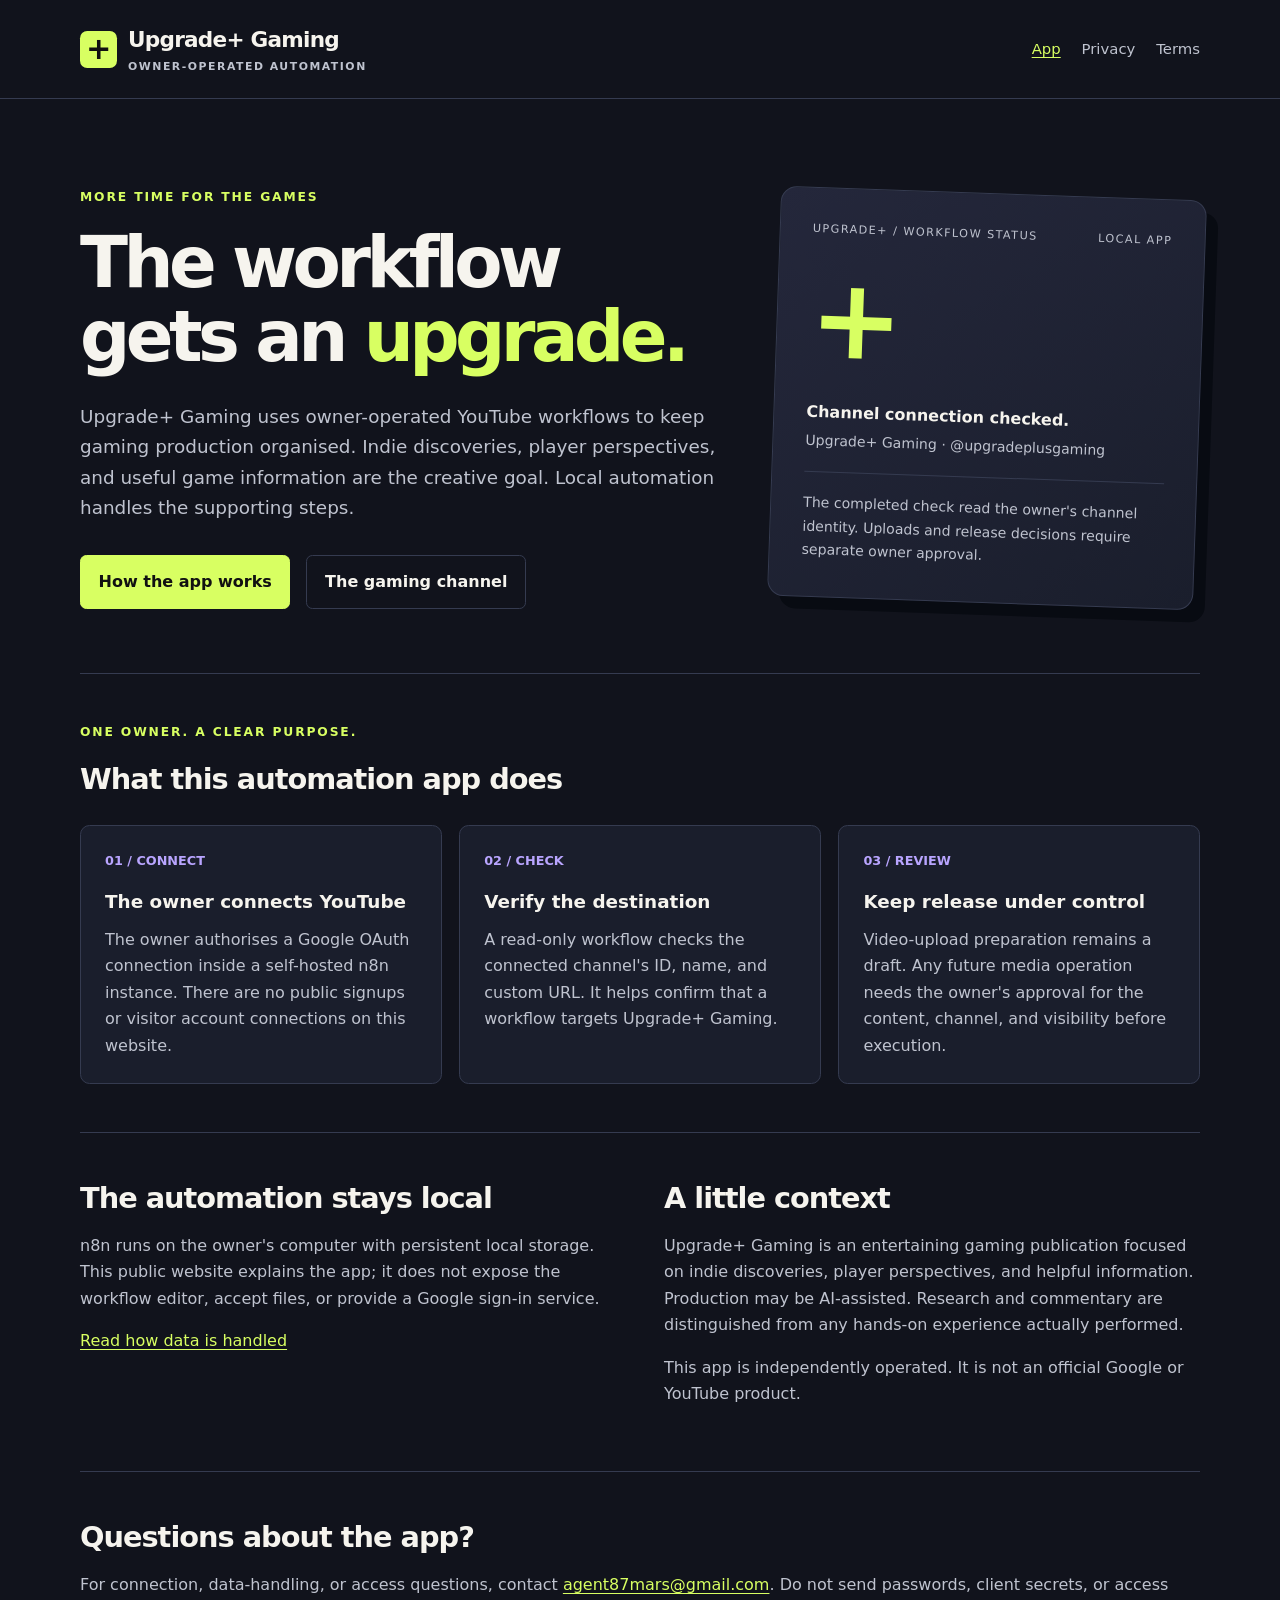
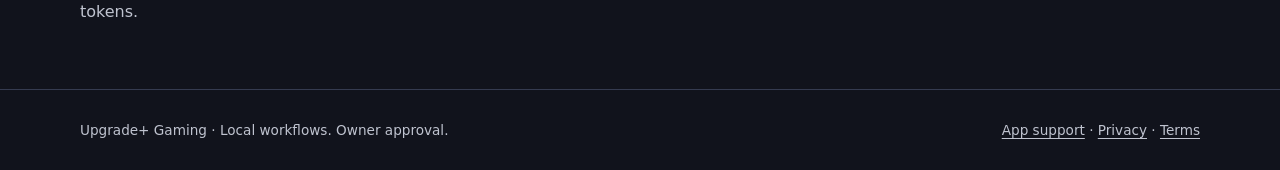
<file: upgradeplus-gaming/index.html>
<!doctype html>
<html lang="en"><head><meta charset="utf-8"><meta name="viewport" content="width=device-width, initial-scale=1"><meta name="description" content="Upgrade+ Gaming's owner-operated local YouTube automation app. How it works, privacy, terms, and support."><title>Automation | Upgrade+ Gaming</title><link rel="stylesheet" href="styles.css"></head><body><a class="skip" href="#main">Skip to content</a><header><div class="wrap top"><a class="brand" href="index.html"><span class="mark" aria-hidden="true">+</span><span>Upgrade+ Gaming<small>Owner-operated automation</small></span></a><nav aria-label="Main navigation"><a href="index.html" aria-current="page">App</a><a href="privacy.html">Privacy</a><a href="terms.html">Terms</a></nav></div></header>
<main id="main" class="wrap"><section class="hero"><div><p class="eyebrow">More time for the games</p><h1>The workflow gets an <span>upgrade.</span></h1><p class="lead">Upgrade+ Gaming uses owner-operated YouTube workflows to keep gaming production organised. Indie discoveries, player perspectives, and useful game information are the creative goal. Local automation handles the supporting steps.</p><div class="actions"><a class="button" href="#how-it-works">How the app works</a><a class="button alt" href="https://www.youtube.com/channel/UC6CKh5Xp2o7VL3o4lBUhwHw">The gaming channel</a></div></div><aside class="console" aria-label="Current app status"><div class="label"><span>Upgrade+ / Workflow status</span><span>Local app</span></div><div class="plus" aria-hidden="true">+</div><p>Channel connection checked.</p><p class="caption">Upgrade+ Gaming &middot; @upgradeplusgaming</p><hr style="border:0;border-top:1px solid #353b50;margin:1.2rem 0"><p class="caption">The completed check read the owner's channel identity. Uploads and release decisions require separate owner approval.</p></aside></section>
<section class="section" id="how-it-works"><p class="eyebrow">One owner. A clear purpose.</p><h2>What this automation app does</h2><div class="grid"><article class="card"><div class="num">01 / CONNECT</div><h3>The owner connects YouTube</h3><p>The owner authorises a Google OAuth connection inside a self-hosted n8n instance. There are no public signups or visitor account connections on this website.</p></article><article class="card"><div class="num">02 / CHECK</div><h3>Verify the destination</h3><p>A read-only workflow checks the connected channel's ID, name, and custom URL. It helps confirm that a workflow targets Upgrade+ Gaming.</p></article><article class="card"><div class="num">03 / REVIEW</div><h3>Keep release under control</h3><p>Video-upload preparation remains a draft. Any future media operation needs the owner's approval for the content, channel, and visibility before execution.</p></article></div></section>
<section class="section split"><div><h2>The automation stays local</h2><p class="muted">n8n runs on the owner's computer with persistent local storage. This public website explains the app; it does not expose the workflow editor, accept files, or provide a Google sign-in service.</p><p><a href="privacy.html">Read how data is handled</a></p></div><div><h2>A little context</h2><p class="muted">Upgrade+ Gaming is an entertaining gaming publication focused on indie discoveries, player perspectives, and helpful information. Production may be AI-assisted. Research and commentary are distinguished from any hands-on experience actually performed.</p><p class="muted">This app is independently operated. It is not an official Google or YouTube product.</p></div></section>
<section class="section"><h2>Questions about the app?</h2><p class="muted">For connection, data-handling, or access questions, contact <a href="mailto:agent87mars@gmail.com">agent87mars@gmail.com</a>. Do not send passwords, client secrets, or access tokens.</p></section></main><footer><div class="wrap foot"><p>Upgrade+ Gaming &middot; Local workflows. Owner approval.</p><p><a href="mailto:agent87mars@gmail.com">App support</a> &middot; <a href="privacy.html">Privacy</a> &middot; <a href="terms.html">Terms</a></p></div></footer></body></html>
</file>
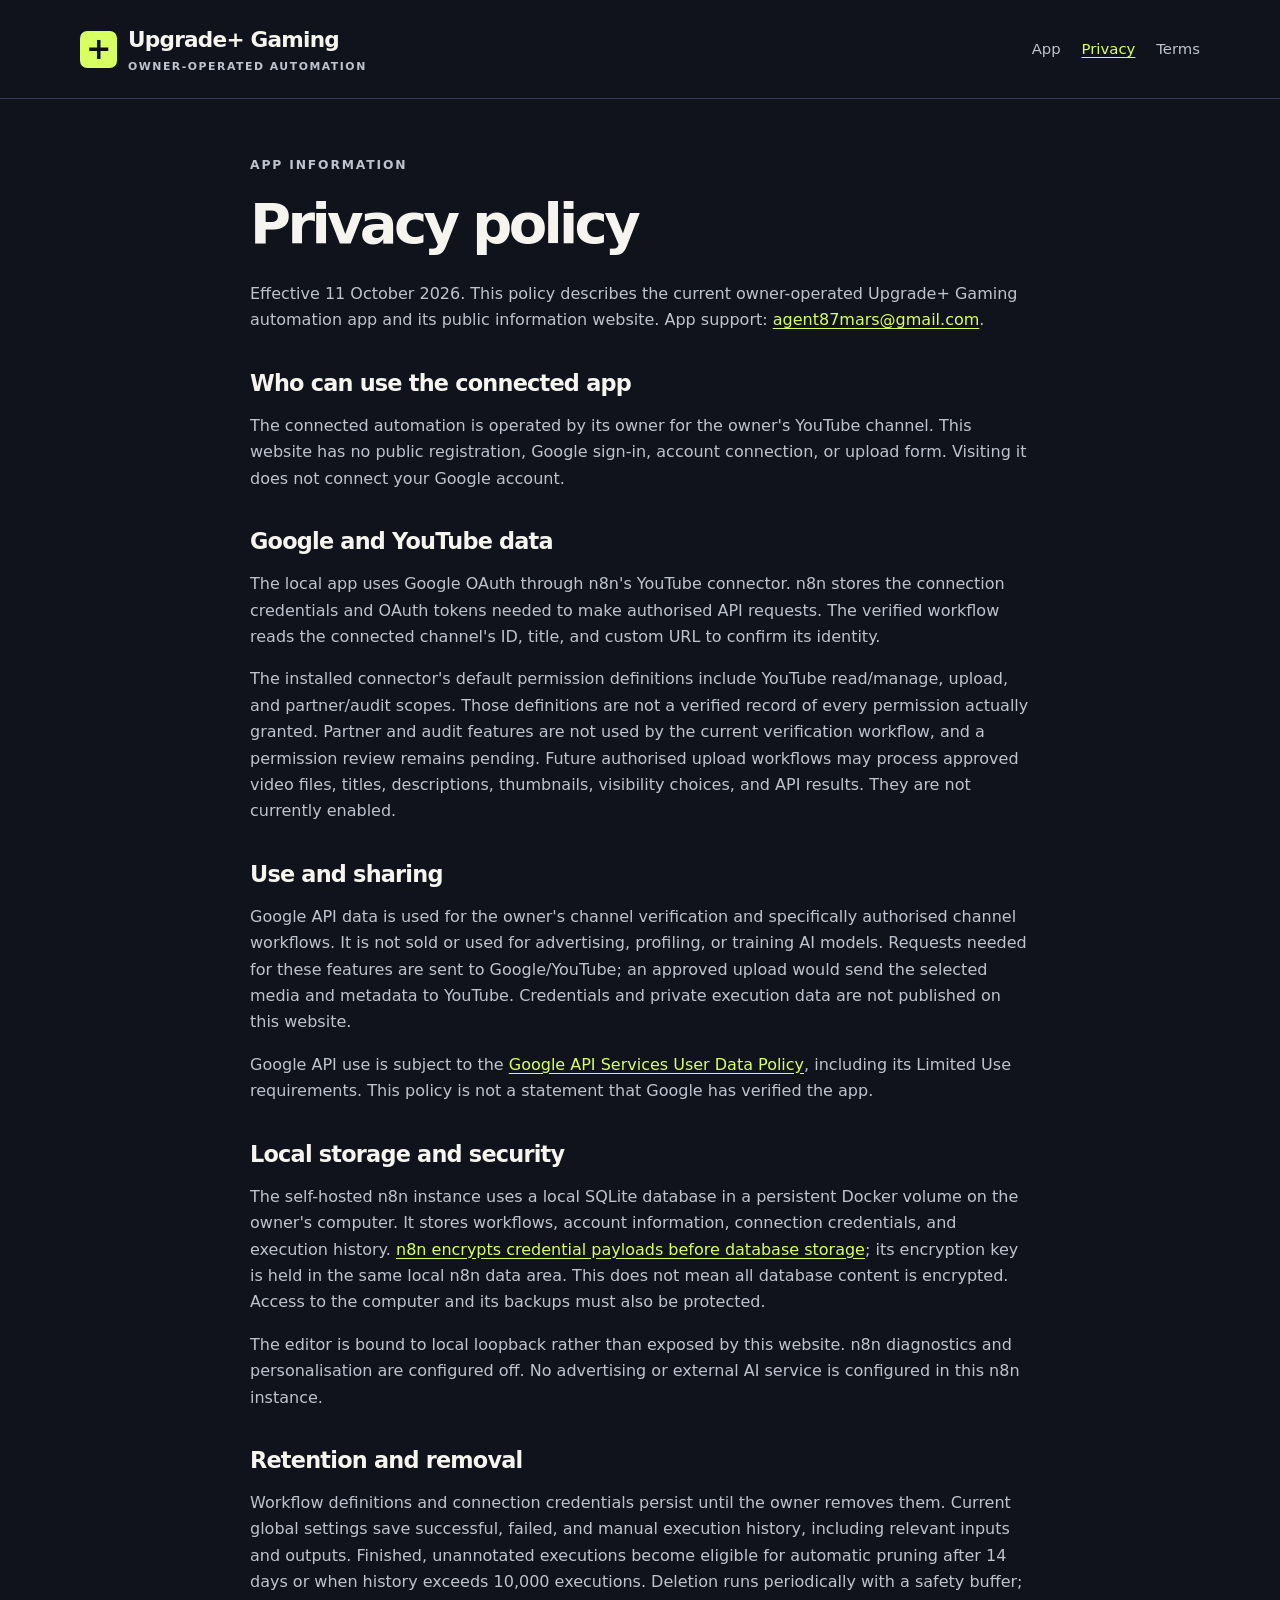
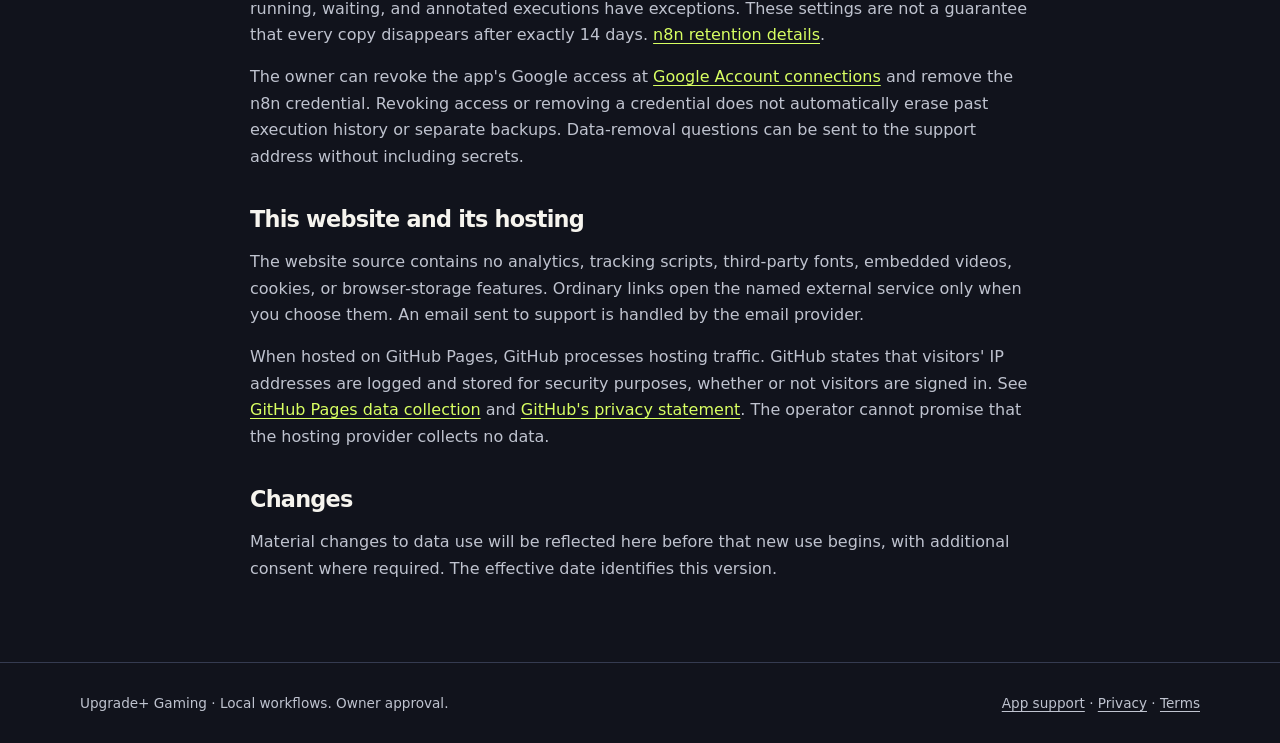
<file: upgradeplus-gaming/privacy.html>
<!doctype html>
<html lang="en"><head><meta charset="utf-8"><meta name="viewport" content="width=device-width, initial-scale=1"><meta name="description" content="How Upgrade+ Gaming's owner-operated YouTube automation and this information website handle data."><title>Privacy | Upgrade+ Gaming</title><link rel="stylesheet" href="styles.css"></head><body><a class="skip" href="#main">Skip to content</a><header><div class="wrap top"><a class="brand" href="index.html"><span class="mark" aria-hidden="true">+</span><span>Upgrade+ Gaming<small>Owner-operated automation</small></span></a><nav aria-label="Main navigation"><a href="index.html">App</a><a href="privacy.html" aria-current="page">Privacy</a><a href="terms.html">Terms</a></nav></div></header>
<main id="main" class="wrap document"><p class="eyebrow">App information</p><h1>Privacy policy</h1><p>Effective 11 October 2026. This policy describes the current owner-operated Upgrade+ Gaming automation app and its public information website. App support: <a href="mailto:agent87mars@gmail.com">agent87mars@gmail.com</a>.</p>
<h2>Who can use the connected app</h2><p>The connected automation is operated by its owner for the owner's YouTube channel. This website has no public registration, Google sign-in, account connection, or upload form. Visiting it does not connect your Google account.</p>
<h2>Google and YouTube data</h2><p>The local app uses Google OAuth through n8n's YouTube connector. n8n stores the connection credentials and OAuth tokens needed to make authorised API requests. The verified workflow reads the connected channel's ID, title, and custom URL to confirm its identity.</p><p>The installed connector's default permission definitions include YouTube read/manage, upload, and partner/audit scopes. Those definitions are not a verified record of every permission actually granted. Partner and audit features are not used by the current verification workflow, and a permission review remains pending. Future authorised upload workflows may process approved video files, titles, descriptions, thumbnails, visibility choices, and API results. They are not currently enabled.</p>
<h2>Use and sharing</h2><p>Google API data is used for the owner's channel verification and specifically authorised channel workflows. It is not sold or used for advertising, profiling, or training AI models. Requests needed for these features are sent to Google/YouTube; an approved upload would send the selected media and metadata to YouTube. Credentials and private execution data are not published on this website.</p><p>Google API use is subject to the <a href="https://developers.google.com/terms/api-services-user-data-policy">Google API Services User Data Policy</a>, including its Limited Use requirements. This policy is not a statement that Google has verified the app.</p>
<h2>Local storage and security</h2><p>The self-hosted n8n instance uses a local SQLite database in a persistent Docker volume on the owner's computer. It stores workflows, account information, connection credentials, and execution history. <a href="https://docs.n8n.io/deploy/host-n8n/configure-n8n/basic-configuration/configuration-examples/set-a-custom-encryption-key.md">n8n encrypts credential payloads before database storage</a>; its encryption key is held in the same local n8n data area. This does not mean all database content is encrypted. Access to the computer and its backups must also be protected.</p><p>The editor is bound to local loopback rather than exposed by this website. n8n diagnostics and personalisation are configured off. No advertising or external AI service is configured in this n8n instance.</p>
<h2>Retention and removal</h2><p>Workflow definitions and connection credentials persist until the owner removes them. Current global settings save successful, failed, and manual execution history, including relevant inputs and outputs. Finished, unannotated executions become eligible for automatic pruning after 14 days or when history exceeds 10,000 executions. Deletion runs periodically with a safety buffer; running, waiting, and annotated executions have exceptions. These settings are not a guarantee that every copy disappears after exactly 14 days. <a href="https://docs.n8n.io/deploy/host-n8n/configure-n8n/scaling/manage-execution-data.md">n8n retention details</a>.</p><p>The owner can revoke the app's Google access at <a href="https://myaccount.google.com/permissions">Google Account connections</a> and remove the n8n credential. Revoking access or removing a credential does not automatically erase past execution history or separate backups. Data-removal questions can be sent to the support address without including secrets.</p>
<h2>This website and its hosting</h2><p>The website source contains no analytics, tracking scripts, third-party fonts, embedded videos, cookies, or browser-storage features. Ordinary links open the named external service only when you choose them. An email sent to support is handled by the email provider.</p><p>When hosted on GitHub Pages, GitHub processes hosting traffic. GitHub states that visitors' IP addresses are logged and stored for security purposes, whether or not visitors are signed in. See <a href="https://docs.github.com/en/pages/getting-started-with-github-pages/what-is-github-pages">GitHub Pages data collection</a> and <a href="https://docs.github.com/en/site-policy/privacy-policies/github-general-privacy-statement">GitHub's privacy statement</a>. The operator cannot promise that the hosting provider collects no data.</p>
<h2>Changes</h2><p>Material changes to data use will be reflected here before that new use begins, with additional consent where required. The effective date identifies this version.</p></main><footer><div class="wrap foot"><p>Upgrade+ Gaming &middot; Local workflows. Owner approval.</p><p><a href="mailto:agent87mars@gmail.com">App support</a> &middot; <a href="privacy.html">Privacy</a> &middot; <a href="terms.html">Terms</a></p></div></footer></body></html>
</file>
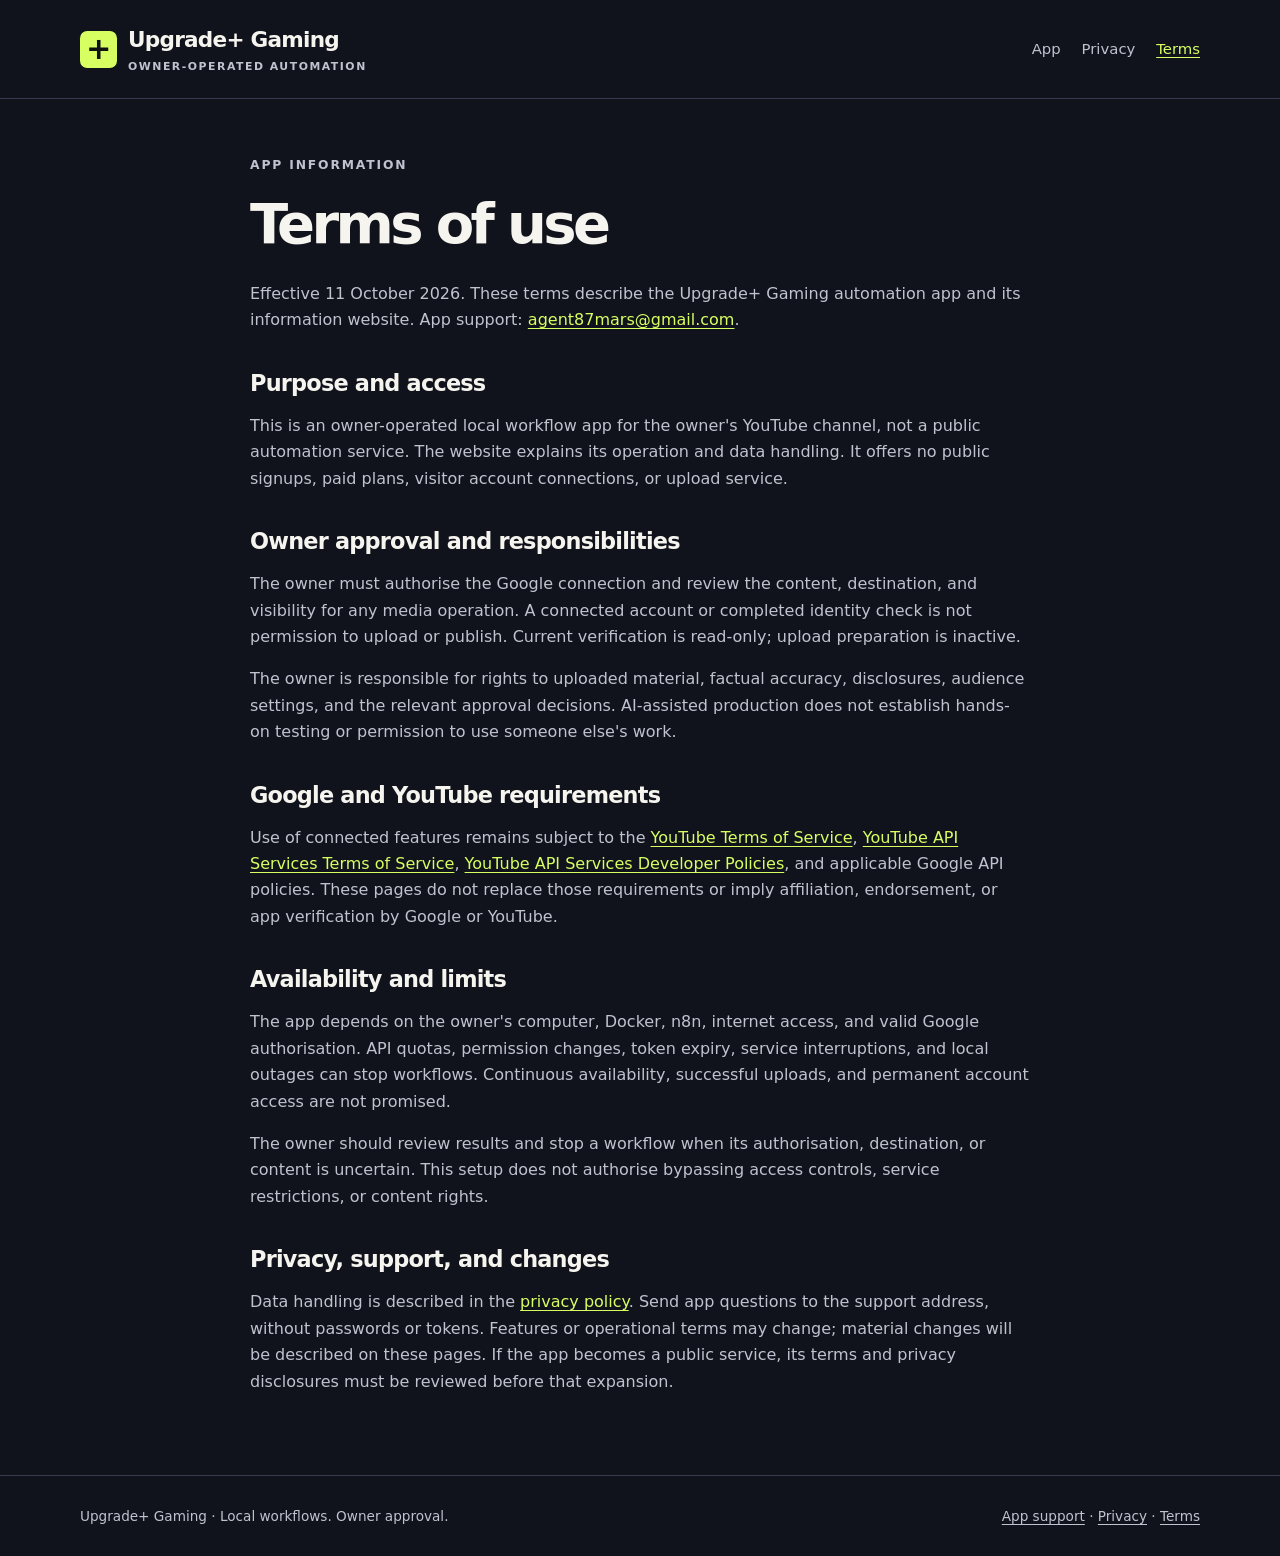
<file: upgradeplus-gaming/terms.html>
<!doctype html>
<html lang="en"><head><meta charset="utf-8"><meta name="viewport" content="width=device-width, initial-scale=1"><meta name="description" content="Operational terms for Upgrade+ Gaming's owner-operated local YouTube automation app and information website."><title>Terms | Upgrade+ Gaming</title><link rel="stylesheet" href="styles.css"></head><body><a class="skip" href="#main">Skip to content</a><header><div class="wrap top"><a class="brand" href="index.html"><span class="mark" aria-hidden="true">+</span><span>Upgrade+ Gaming<small>Owner-operated automation</small></span></a><nav aria-label="Main navigation"><a href="index.html">App</a><a href="privacy.html">Privacy</a><a href="terms.html" aria-current="page">Terms</a></nav></div></header>
<main id="main" class="wrap document"><p class="eyebrow">App information</p><h1>Terms of use</h1><p>Effective 11 October 2026. These terms describe the Upgrade+ Gaming automation app and its information website. App support: <a href="mailto:agent87mars@gmail.com">agent87mars@gmail.com</a>.</p>
<h2>Purpose and access</h2><p>This is an owner-operated local workflow app for the owner's YouTube channel, not a public automation service. The website explains its operation and data handling. It offers no public signups, paid plans, visitor account connections, or upload service.</p>
<h2>Owner approval and responsibilities</h2><p>The owner must authorise the Google connection and review the content, destination, and visibility for any media operation. A connected account or completed identity check is not permission to upload or publish. Current verification is read-only; upload preparation is inactive.</p><p>The owner is responsible for rights to uploaded material, factual accuracy, disclosures, audience settings, and the relevant approval decisions. AI-assisted production does not establish hands-on testing or permission to use someone else's work.</p>
<h2>Google and YouTube requirements</h2><p>Use of connected features remains subject to the <a href="https://www.youtube.com/t/terms">YouTube Terms of Service</a>, <a href="https://developers.google.com/youtube/terms/api-services-terms-of-service">YouTube API Services Terms of Service</a>, <a href="https://developers.google.com/youtube/terms/developer-policies">YouTube API Services Developer Policies</a>, and applicable Google API policies. These pages do not replace those requirements or imply affiliation, endorsement, or app verification by Google or YouTube.</p>
<h2>Availability and limits</h2><p>The app depends on the owner's computer, Docker, n8n, internet access, and valid Google authorisation. API quotas, permission changes, token expiry, service interruptions, and local outages can stop workflows. Continuous availability, successful uploads, and permanent account access are not promised.</p><p>The owner should review results and stop a workflow when its authorisation, destination, or content is uncertain. This setup does not authorise bypassing access controls, service restrictions, or content rights.</p>
<h2>Privacy, support, and changes</h2><p>Data handling is described in the <a href="privacy.html">privacy policy</a>. Send app questions to the support address, without passwords or tokens. Features or operational terms may change; material changes will be described on these pages. If the app becomes a public service, its terms and privacy disclosures must be reviewed before that expansion.</p></main><footer><div class="wrap foot"><p>Upgrade+ Gaming &middot; Local workflows. Owner approval.</p><p><a href="mailto:agent87mars@gmail.com">App support</a> &middot; <a href="privacy.html">Privacy</a> &middot; <a href="terms.html">Terms</a></p></div></footer></body></html>
</file>
<file: upgradeplus-gaming/styles.css>
:root{color-scheme:dark;--bg:#11131c;--panel:#1a1e2c;--text:#f6f4ee;--muted:#bfc3cf;--lime:#d8ff62;--line:#353b50;--violet:#b9a5ff;font-family:system-ui,-apple-system,BlinkMacSystemFont,"Segoe UI",sans-serif}*{box-sizing:border-box}body{margin:0;background:var(--bg);color:var(--text);line-height:1.65}a{color:var(--lime);text-underline-offset:.2em}a:hover{color:#fff}a:focus-visible{outline:3px solid var(--violet);outline-offset:5px}.skip{position:absolute;left:1rem;top:-5rem;background:var(--lime);color:#111;padding:.7rem;z-index:3}.skip:focus{top:1rem}.wrap{width:min(1120px,calc(100% - 3rem));margin:auto}header{border-bottom:1px solid var(--line)}.top{display:flex;align-items:center;justify-content:space-between;gap:1.5rem;padding:1.4rem 0}.brand{color:var(--text);text-decoration:none;display:flex;align-items:center;gap:.7rem;font-weight:850;letter-spacing:-.035em;font-size:1.35rem}.mark{display:inline-grid;place-items:center;width:2.3rem;height:2.3rem;background:var(--lime);color:#111;font-size:1.9rem;line-height:1;border-radius:.45rem}.brand small{display:block;color:var(--muted);font-size:.68rem;font-weight:600;letter-spacing:.14em;text-transform:uppercase}nav{display:flex;flex-wrap:wrap;gap:1.3rem}nav a{font-size:.93rem;color:var(--muted);text-decoration:none}nav a[aria-current=page]{color:var(--lime);text-decoration:underline}.hero{padding:5.5rem 0 4rem;display:grid;grid-template-columns:1.2fr .8fr;gap:3.5rem;align-items:center}.eyebrow{color:var(--lime);font-size:.77rem;font-weight:800;letter-spacing:.15em;text-transform:uppercase;margin:0 0 1.2rem}h1{font-size:clamp(2.5rem,5.5vw,4.9rem);line-height:1.05;letter-spacing:-.065em;margin:0 0 1.7rem}h1 span{color:var(--lime)}.lead{font-size:1.15rem;color:var(--muted);max-width:58ch}.actions{display:flex;flex-wrap:wrap;gap:1rem;margin-top:2rem}.button{display:inline-block;padding:.8rem 1.1rem;background:var(--lime);color:#111;font-weight:750;text-decoration:none;border:1px solid var(--lime);border-radius:.4rem}.button:hover{background:#fff;color:#111}.button.alt{background:transparent;color:var(--text);border-color:var(--line)}.console{background:linear-gradient(145deg,#24273b,#1a1e2c);border:1px solid var(--line);border-radius:1rem;padding:2rem;box-shadow:12px 12px 0 #080b12;transform:rotate(2deg)}.console .label{display:flex;justify-content:space-between;font-size:.7rem;letter-spacing:.13em;color:var(--muted);text-transform:uppercase}.console .plus{font-size:7rem;line-height:1.15;font-weight:900;color:var(--lime);margin:1rem 0}.console p{font-weight:700;margin:.2rem 0}.console .caption{color:var(--muted);font-weight:400;font-size:.88rem}.section{padding:3rem 0;border-top:1px solid var(--line)}h2{font-size:1.8rem;line-height:1.25;letter-spacing:-.035em;margin:0 0 1rem}h3{font-size:1.15rem;margin:0 0 .6rem}.grid{display:grid;grid-template-columns:repeat(3,1fr);gap:1.1rem;margin-top:1.7rem}.card{padding:1.5rem;background:var(--panel);border:1px solid var(--line);border-radius:.6rem}.card .num{color:var(--violet);font-size:.8rem;font-weight:800;margin-bottom:1rem}.card p{margin:0;color:var(--muted)}.split{display:grid;grid-template-columns:1fr 1fr;gap:3rem}.muted{color:var(--muted)}.note{border-left:3px solid var(--lime);padding:1rem 1.3rem;background:var(--panel);margin:1.5rem 0}.document{max-width:780px;padding:3.5rem 0 4rem}.document h1{font-size:clamp(2.6rem,5vw,3.5rem)}.document h2{margin-top:2.2rem;font-size:1.4rem}.document p,.document li{color:var(--muted)}.document strong{color:var(--text)}.document ul{padding-left:1.4rem}.document li+li{margin-top:.45rem}footer{border-top:1px solid var(--line);padding:1.8rem 0;color:var(--muted);font-size:.85rem}.foot{display:flex;justify-content:space-between;gap:1.5rem;flex-wrap:wrap}.foot p{margin:0}.foot a{color:var(--muted)}@media(max-width:760px){.wrap{width:min(100% - 2rem,1120px)}.top{align-items:flex-start;flex-direction:column;gap:1rem}.hero{grid-template-columns:1fr;padding-top:3rem;gap:2rem}.console{transform:none;max-width:460px;box-shadow:7px 7px 0 #080b12}.console .plus{font-size:4rem}.grid,.split{grid-template-columns:1fr;gap:1rem}.section{padding:2.3rem 0}.document{padding-top:2.5rem}}@media(prefers-reduced-motion:reduce){*{scroll-behavior:auto}}
</file>
